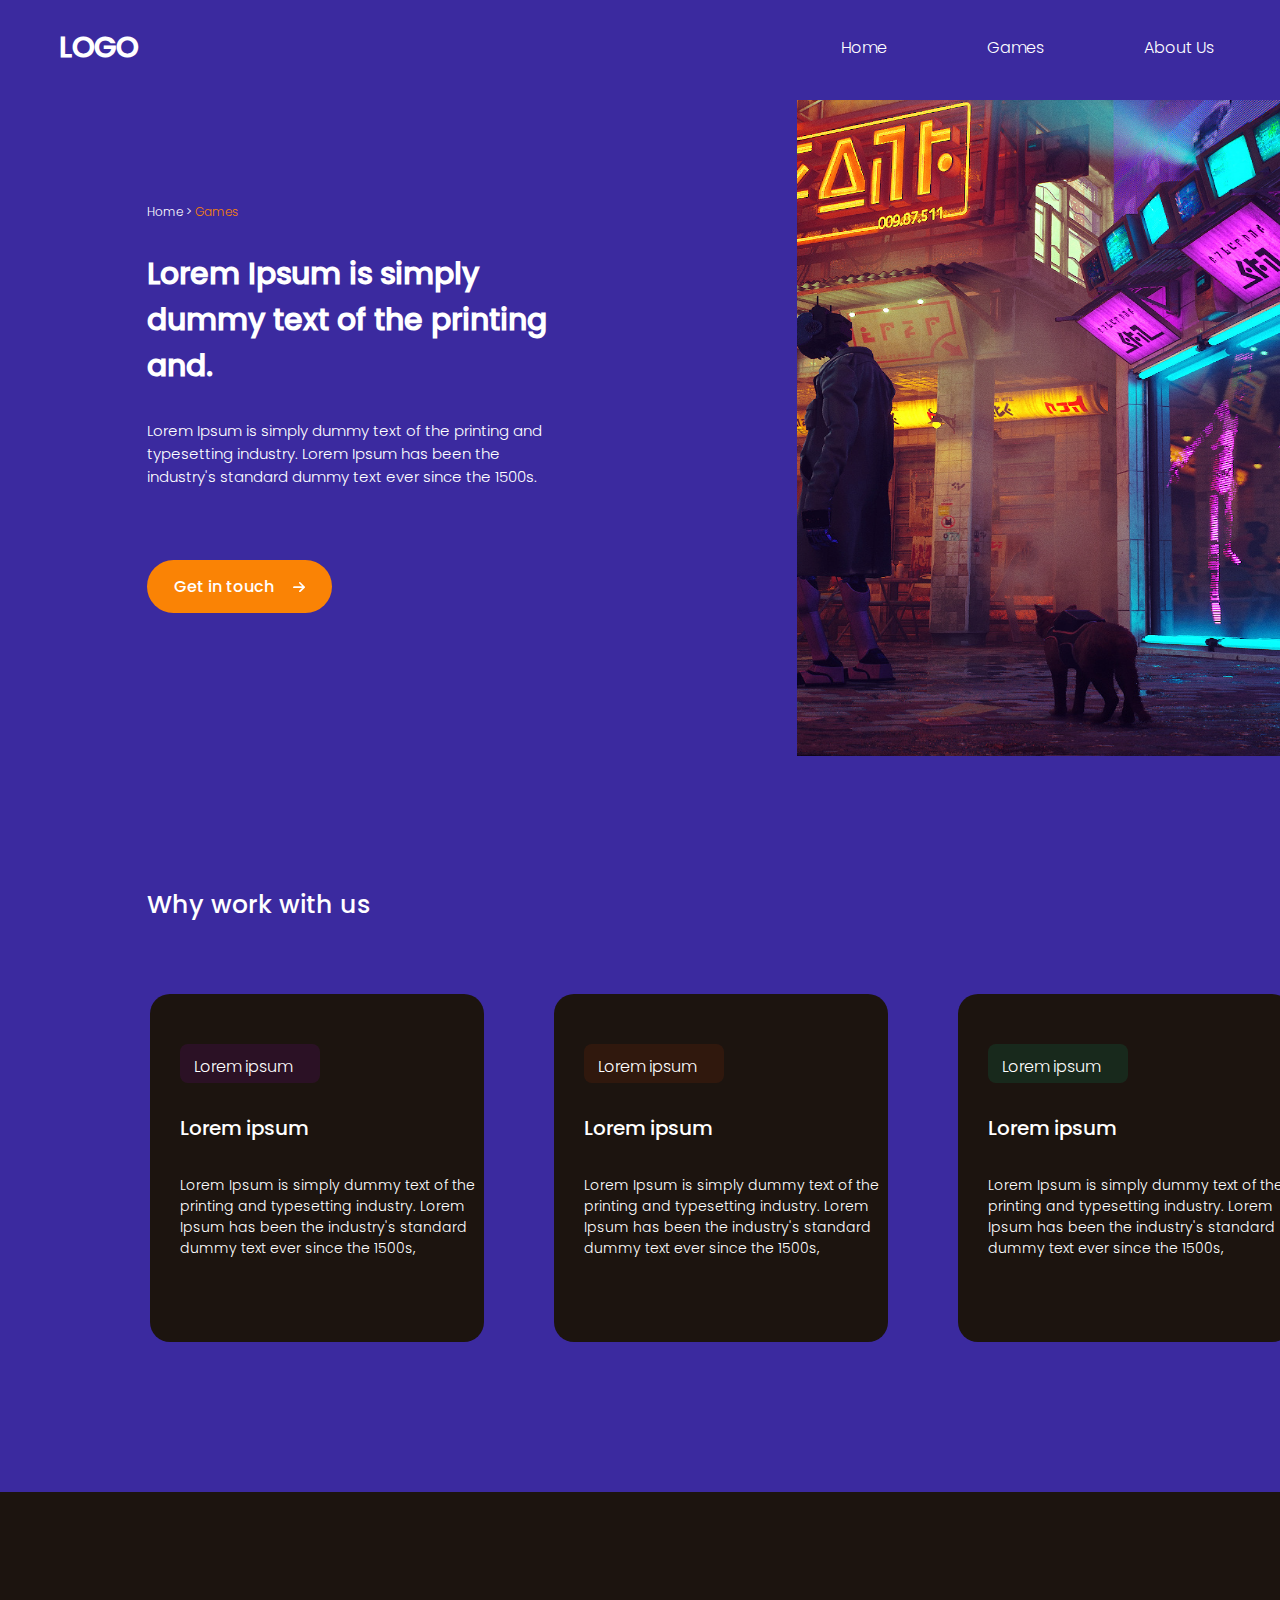
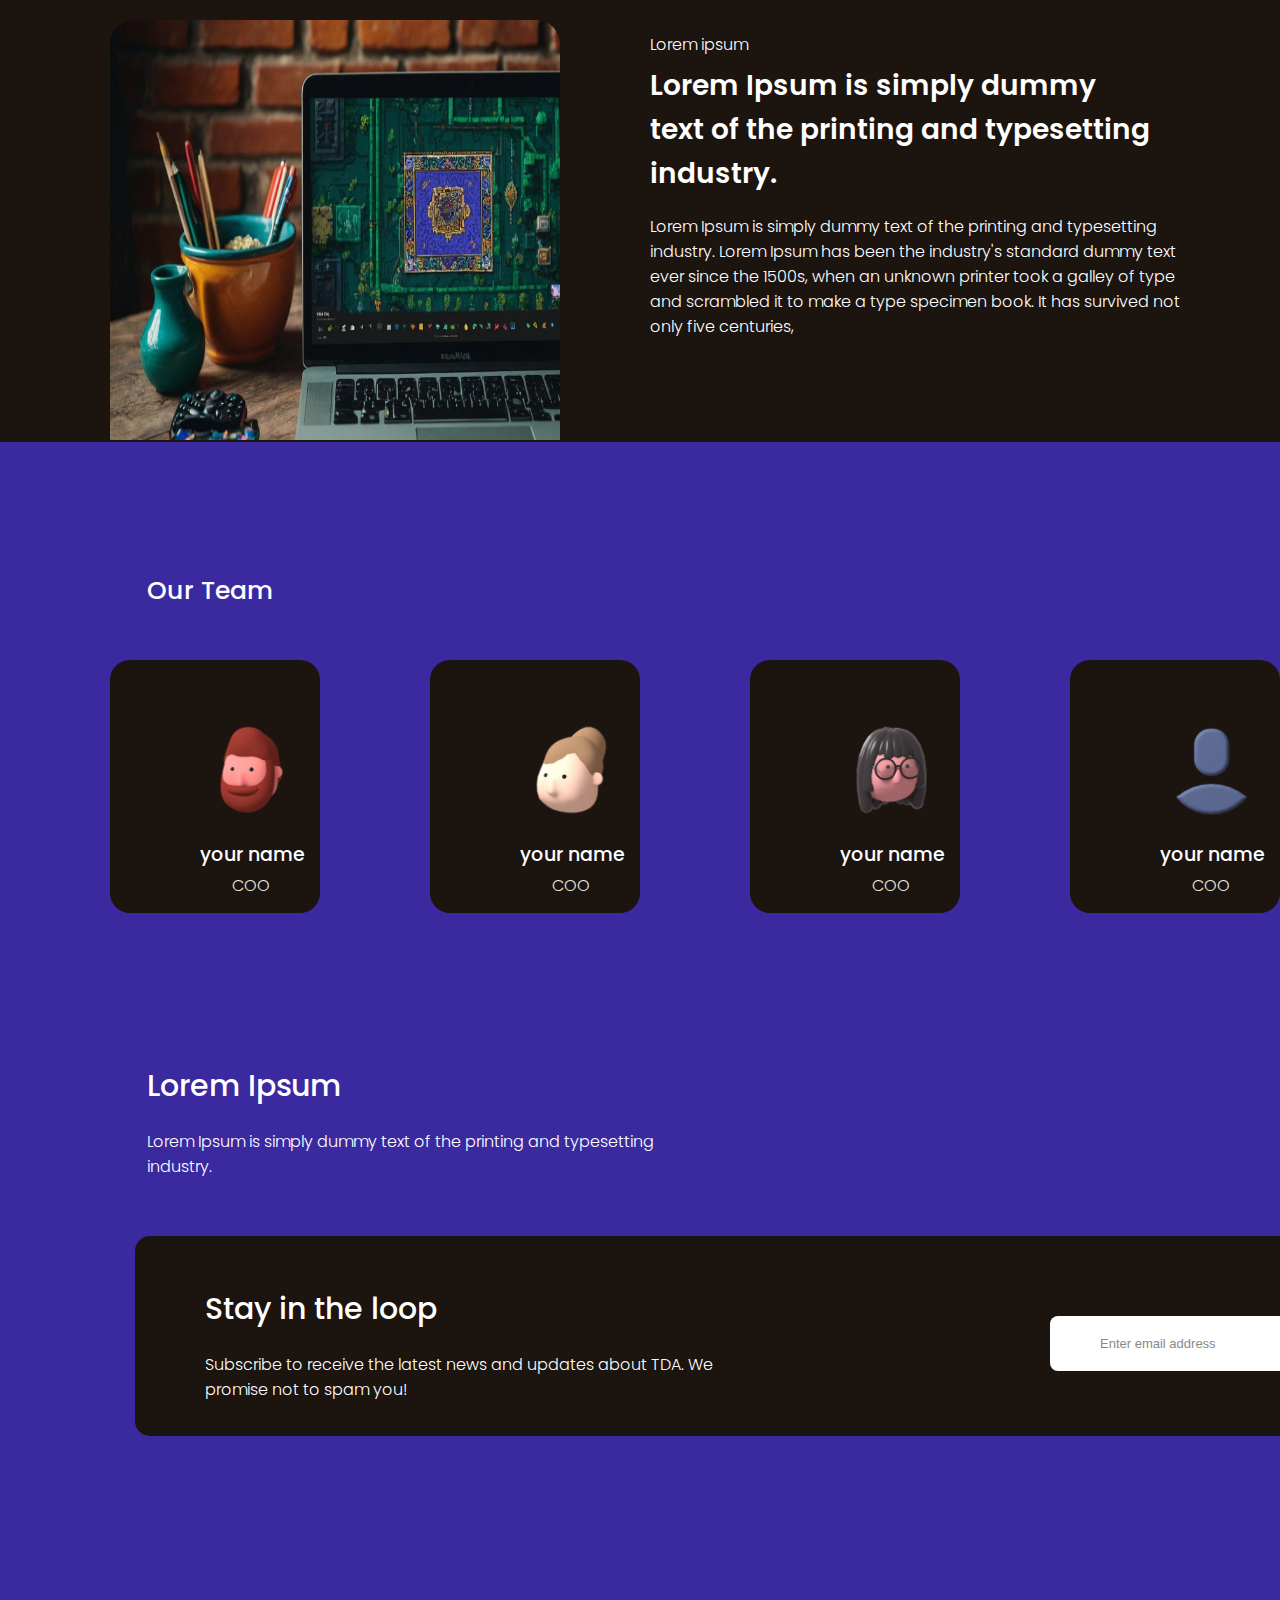
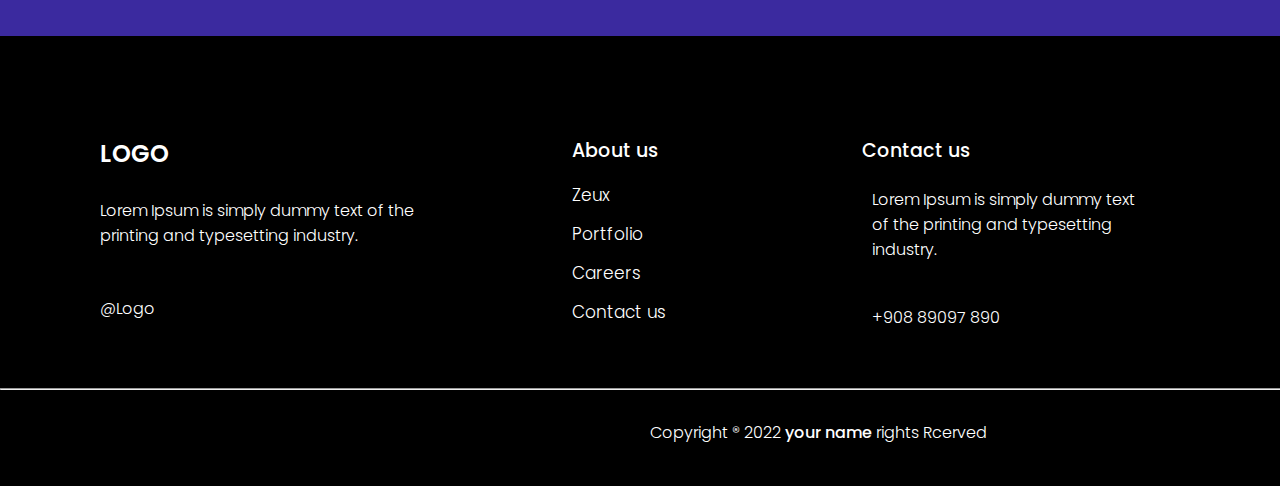
<file: games.html>
<!DOCTYPE html>
<html lang="en">
  <head>
    <meta charset="UTF-8" />
    <meta name="viewport" content="width=device-width, initial-scale=1.0" />
    <link rel="stylesheet" href="styles/style2.css">
    <!-- description -->
    <!-- favicon -->
    <title>GAMiFY</title>
  </head>
  <body>
    <div style="display: flex;">
        <header><h1 class="logo">LOGO</h1>
          <ul class="list">
            <li class="nav">Home</li>
            <li class="nav">Games</li>
            <li class="nav">About Us</li>
            <li class="nav">News</li>
          </ul>
          <p class="light">Light</p>
        </header>
        <div class="textbox">
            <p class="prove">Home   > <span  style="color: #FA8305;">Games</span></p>
            <h1 class="work">Lorem Ipsum is simply dummy text of the printing and.</h1>
            <p class="dummy">Lorem Ipsum is simply dummy text of the printing and typesetting industry. Lorem Ipsum has been the industry's standard dummy text ever since the 1500s.</p>
            <a href="" class="detail">Get in touch <img src="./assets/images/arrow 6.png" style="margin-left: 15px;" alt=""></a>
        </div>
        <div class="ph"></div>
    </div>   
    <p class="trend">Why work with us</p> 
    <div style="display: flex;">
        <div class="lorembox">
            <p class="l1">Lorem ipsum</p>
            <p class="l2">Lorem ipsum</p>
            <p class="l3">Lorem Ipsum is simply dummy text of the printing and typesetting industry. Lorem Ipsum has been the industry's standard dummy text ever since the 1500s,</p>
        </div>
        <div class="lorembox" style="margin-left: 70px;">
            <p class="l1" style="background-color: #DC42001C;">Lorem ipsum</p>
            <p class="l2">Lorem ipsum</p>
            <p class="l3">Lorem Ipsum is simply dummy text of the printing and typesetting industry. Lorem Ipsum has been the industry's standard dummy text ever since the 1500s,</p>
        </div>
        <div class="lorembox" style="margin-left:70px ;">
            <p class="l1" style="background-color: #00DC8D1C;">Lorem ipsum</p>
            <p class="l2">Lorem ipsum</p>
            <p class="l3">Lorem Ipsum is simply dummy text of the printing and typesetting industry. Lorem Ipsum has been the industry's standard dummy text ever since the 1500s,</p>
        </div>
    </div>
    <div class="box">
        <div class="img"></div>
        <div class="lorembox2">
            <p class="l4">Lorem ipsum</p>
            <p class="l5">Lorem Ipsum is simply dummy text of the printing and typesetting industry. </p>
            <p class="l6">Lorem Ipsum is simply dummy text of the printing and typesetting industry. Lorem Ipsum has been the industry's standard dummy text ever since the 1500s, when an unknown printer took a galley of type and scrambled it to make a type specimen book. It has survived not only five centuries,</p>
        </div>
    </div>
    <p class="trend">Our Team</p> 
    <div style="display: flex; margin-top: 30px; margin-bottom: 150px;">
        <div class="team">
            <img src="./assets/images/99e5aec4dc98a8eeaa37e2809365d346.png" class="person" alt="">
            <p class="name">your name</p>
            <p class="coo">COO</p>
        </div>
        <div class="team">
            <img src="./assets/images/74b65d724fa7d58310bbb095f7bf8f29.png" class="person" alt="">
            <p class="name">your name</p>
            <p class="coo">COO</p>
        </div>
        <div class="team">
            <img src="./assets/images/f4876c88c37a1f06ca35d2c50ee5adf1.png" class="person" alt="">
            <p class="name">your name</p>
            <p class="coo">COO</p>
        </div>
        <div class="team">
            <img src="./assets/images/e32fec9dd7fd74c68aec2b773b1f7868.png" class="person" alt="">
            <p class="name">your name</p>
            <p class="coo">COO</p>
        </div>

    </div>
    <div class="txtbox">
        <p class="lorem">Lorem Ipsum</p>
        <p class="nextlorem">Lorem Ipsum is simply dummy text of the printing and typesetting industry.</p>
      </div>
      <div class="blackbox">
        <div class="txtbox" style="margin-left: 70px;">
          <p class="lorem">Stay in the loop</p>
          <p class="nextlorem">Subscribe to receive the latest news and updates about TDA.
            We promise not to spam you!</p>
        </div>
        <div class="email">
          <form action="/submit_email" method="post">
            <input class="write" type="email" name="email" id="email" placeholder="Enter email address" required>
            <input type="submit" value="Continue" class="btn">
          </form>
        </div>
      </div>
      <footer>
        <div style="display: flex;">
        <div style="padding-top: 100px;">
          <p class="firstlogo">LOGO</p>
          <p class="lorem4">Lorem Ipsum is simply dummy text of the printing and typesetting industry. </p>
          <p class="secondlogo">@Logo</p>
        </div>
        <div style="padding-top: 100px; margin-left: 100px;">
          <p class="us">About us</p>
          <ul class="uslist">
            <li class="item">Zeux</li>
            <li class="item">Portfolio</li>
            <li class="item">Careers</li>
            <li class="item">Contact us</li>
          </ul>
        </div>
        <div style="padding-top: 100px; margin-left: 100px;">
          <p class="us" style="width: 200px; margin-left: 90px;">Contact us</p>
          <p class="lorem4" style="width: 280px;">Lorem Ipsum is simply dummy text of the printing and typesetting industry. </p>
          <p class="secondlogo" style="margin-top: 60px;">+908 89097 890</p>
        </div>
        <div style="display: flex;">
          <div>
            <img src="./assets/images/Ellipse 1.png" alt="" class="firstcircle">
            <img src="./assets/images/facebook 1.png" alt="" class="facebook">
          </div>
          <div>
            <img src="./assets/images/Ellipse 1.png" alt="" class="circle2">
            <img src="./assets/images/instagram 1.png" alt="" class="instagram">
          </div>
          <div>
            <img src="./assets/images/Ellipse 1.png" alt="" class="circle3">
            <img src="./assets/images/twitter 1.png" alt="" class="twt">
          </div>
          <div>
            <img src="./assets/images/Ellipse 1.png" alt="" class="circle4">
            <img src="./assets/images/linkedin 1.png" alt="" class="in">
          </div>
        </div>
        </div>
        <hr style="margin-top: 50px; color: #D2D2D2;">
        <p class="copy">Copyright ® 2022<span style="font-family: myFont;"> your name</span> rights Rcerved</p>
    </footer>
  </body>
</html>
</file>
<file: styles/style2.css>
@font-face{
    font-family: myFont;
    src: url("/assets/fonts/Poppins-Medium.ttf") format('truetype');
  }
  @font-face{
    font-family: myFontlight;
    src: url("/assets/fonts/Poppins-Light.ttf") format('truetype');
  }
  * {
    padding: 0;
    margin: 0;
  
    box-sizing: border-box;
  }
  
  
  body{
    background-color: #3B2A9F;
    font-family: myFont;
  
  }
  header{
  
  position: absolute;
  height: 100px;
  left: 0.23px;
  top: 0px;
  width: 1650px;
  display:flex;
  text-align: center;
  background-color: #3B2A9F;
  
  
  }
  
  .logo{
  color: white;
  font-family: myFont;
  font-size: 29px;
  font-weight: 800;
  line-height: 45px;
  letter-spacing: 0em;
  text-align: left;
  width: 81.93px;
  height: 45px;
  margin-top: 25px;
  margin-left: 59.18px;
  display: flex;
  
  }
  
  .list{
    display: flex;
    justify-content: center;
    gap: 100px;
    color: white;
    list-style-type: none;
    margin-left: 700px;
    margin-top: 35px;
    font-family: myFontlight;
    font-weight: normal;
  
  
  }
  .nav:hover{
    text-decoration: underline  #FA8305 3px ;
    
  }
  .light{
    background-color: #FA8305;
    color: white;
    font-family: myFontlight;
    margin-left: 100px;
    width:150px;
    height: fit-content;
    padding-top: 10px;
    padding-bottom: 10px;
    margin-top: 25px;
    border-radius: 6px;
  }
  .prove{
    color:white;
    font-size: 20px;
    font-family: myFontlight;
    font-size: 12px;
  
  }
  .work{
    color: white;
    margin-top: 30px;
    font-weight: 700px;
    font-size: 60px;
    width: 450px;
    font-size: 30px;
  }
  .dummy{
    color: white;
    font-family: myFontlight;
    margin-top: 30px;
    margin-bottom: 60px;
    font-size: 15px;
    width: 414px;
    height: 95px;
  }
  .textbox{
    margin-top: 203px;
    margin-left: 147px;
    width: 500px;
    height: 409px;
    
  }
  .detail{
    color: white;
    background-color: #FA8305;
    text-decoration: none;
    font-family: myFont;
    margin-top: 100px;
    border-radius: 40px;
    padding: 15px 27px;
  
  }
  .ph{
    width: 1200px;
    margin-left: 200px;
    margin-top: 100px;
    height: 656px;
    background-image: url("/assets/images/6d5e0990a67102e0ba74574d569aa036.jpg");
    background-repeat: no-repeat;
    background-size: 1500px 656px;
    background-position: 45% 0;
    border:none;
   
  }
  .trend{
    color: white;
    width: 404px;
    height: 58px;
    margin-top: 130px;
    margin-left: 147px;
    font-weight: 700px;
    font-size: 25px;
    font-family: myFont;
  }
  .lorembox{
    background-color: #1C140F;
    width: 390px;
    height: 348px;
    border-radius: 20px;
    margin-left: 150px;
    margin-top: 50px;
    padding-top: 50px;
    color: white;
  }
  .l1{
    background-color: #B000DC1C;
    width: 140px;
    height: 39px;
    margin-left: 30px;
    border-radius: 8px;
    text-align: center;
    padding-top: 10px;
    margin-bottom: 30px;
    font-family: myFontlight;
    font-size: 16px;
    padding-right: 15px;
  }
  .l2{
    font-size: 20px;
    width: 133px;
    height: 38px;
    margin-left: 30px;
    margin-bottom: 24px;
  }
  .l3{
    width: 304px;
    height: 108px;
    font-family: myFontlight;
    font-size: 14px;
    margin-left: 30px;
  }
  .box{
    background-color: #1C140F;
    width: 1700px;
    height: 550px;
    margin-top: 150px;
  }
  .img{
    background-image: url("/assets/images/7f371d6e72cd0e323780efd3d18eea57.jpg");
    background-repeat: no-repeat;
    background-size: 570px 490px;
    position: absolute;
    width: 450px;
    height: 420px;
    border-radius: 24px 24px 0px 0px;
    position: 45% 0;
    margin-top: 128px;
    margin-left: 110px;
  }
  .lorembox2{
    color: white;
    width: 536px;
    height: 370px;
    margin-left: 650px;
    padding-top: 140px;
  }
  @font-face {
    font-family: poppins;
    src: url("/assets/fonts/Poppins-SemiBold.ttf");
  }
  .l4{
    width: 105px;
    height: 32px;
    font-size: 16px;
    font-family: myFontlight;
  }
  .l5{
    width: 500px;
    height: 150px;
    line-height: 44.1px;
    font-family: poppins;
    font-size: 28px;
    margin: 0px;
  }
  .l6{
    font-size: 16px;
    font-family: myFontlight;
    margin: 0px;
  }
  .team{
    width: 295px;
    height: 253px;
    background-color: #1C140F;
    border-radius: 20px;
    margin-left: 110px;
  }
  .person{
    width: 123px;
    height: 123px;
    margin-left: 80px;
    margin-top: 50px;
  }
  .name{
    color: white;
    font-size: 19px;
    margin-left: 90px;
  }
  .coo{
    font-size: 16px;
    font-weight: 300px;
    font-family: myFontlight;
    color: #E8E8E8;
    margin-left: 122px;
    margin-top: 4px;
  }



  .blackbox{
    background-color: #1C140F;
    display: flex;
    width: 1350px;
    height: 200px;
    margin-left: 135px;
    border-radius: 15px;
    padding-bottom: 50px;
  }
  .email{
    background-color: white;
    height: 55px;
    border-radius: 8px;
    width: 386px;
    margin-left: 300px;
    margin-top: 80px;
  }
  .write{
    border: white;
    margin-top: 20px;
    margin-left: 50px;
    font-size: 13px;
  }
  ::placeholder{
    color: #898989;
  }
  .btn{
    background-color: #FA8305;
    width: 105px;
    height: 37px;
    border-radius: 8px;
    border: #FA8305;
    color: white;
    margin-left: 47px;
    font-size: 13px;
  }
  footer{
    background-color:#000;
    margin-top: 200px;
    height: 450px;
    width: 1700px;
  }
  .firstlogo{
    color:white;
    width: 68px;
    height: 37px;
    margin-left: 100px;
    font-size: 24px;
    font-family: poppins;
    
  }
  .lorem4{
    color:white;
    margin-left: 100px;
    width: 372px;
    height: 58px;
    font-size: 16px;
    font-family: myFontlight;
    margin-top: 25px;
  }
  .secondlogo{
    color:white;
    margin-left: 100px;
    font-size: 16px;
    font-family: myFontlight;
    width: 196px;
    height: 23px;
    margin-top: 40px;
  }
  .us{
    color: white;
    width: 100px;
    height: 26px;
    font-size: 19px;
    margin-bottom: 20px;
    
  
  }
  .uslist{
    color: white;
    list-style-type: none;
  }
  .item{
    margin-bottom: 13px;
    font-size: 17px;
    font-family: myFontlight;
  }
  .firstcircle{
   position: absolute;
   width: 50px;
   height: 50px;
   margin-left: 200px;
   margin-top: 260px;
  }
  .facebook{
    margin-left: 218px;
    margin-top: 275px;
    width: 15px;
    height: 15px;
    position: absolute;
  }
  .circle2{
    position: absolute;
    width: 50px;
    height: 50px;
    margin-top: 260px;
    margin-left: 250px;
  }
  .instagram{
    margin-top: 275px;
    width: 15px;
    height: 15px;
    position: absolute;
    margin-left: 268px;
  }
  .circle3{
    position: absolute;
    width: 50px;
    height: 50px;
    margin-top: 260px;
    margin-left: 300px;
  }
  .twt{
    margin-top: 275px;
    width: 15px;
    height: 15px;
    position: absolute;
    margin-left: 318px;
  }
  .circle4{
    position: absolute;
    width: 50px;
    height: 50px;
    margin-top: 260px;
    margin-left: 350px;
  }
  .in{
    margin-top: 275px;
    width: 15px;
    height: 15px;
    position: absolute;
    margin-left: 368px;
  }
  .copy{
    width: 350px;
    height: 25px;
    margin-top: 30px;
    font-family: myFontlight;
    color: white;
    margin-left: 650px;
  }
  .txtbox{
    width: 545px;
    height: 173px;
    margin-left: 147px;
    margin-top: 50px;
    color: white;
  
  }
  .lorem{
    font-size: 30px;
    margin-bottom: 20px;
  }
  .nextlorem{
    font-size: 16px;
    font-family: myFontlight;
  }
</file>
